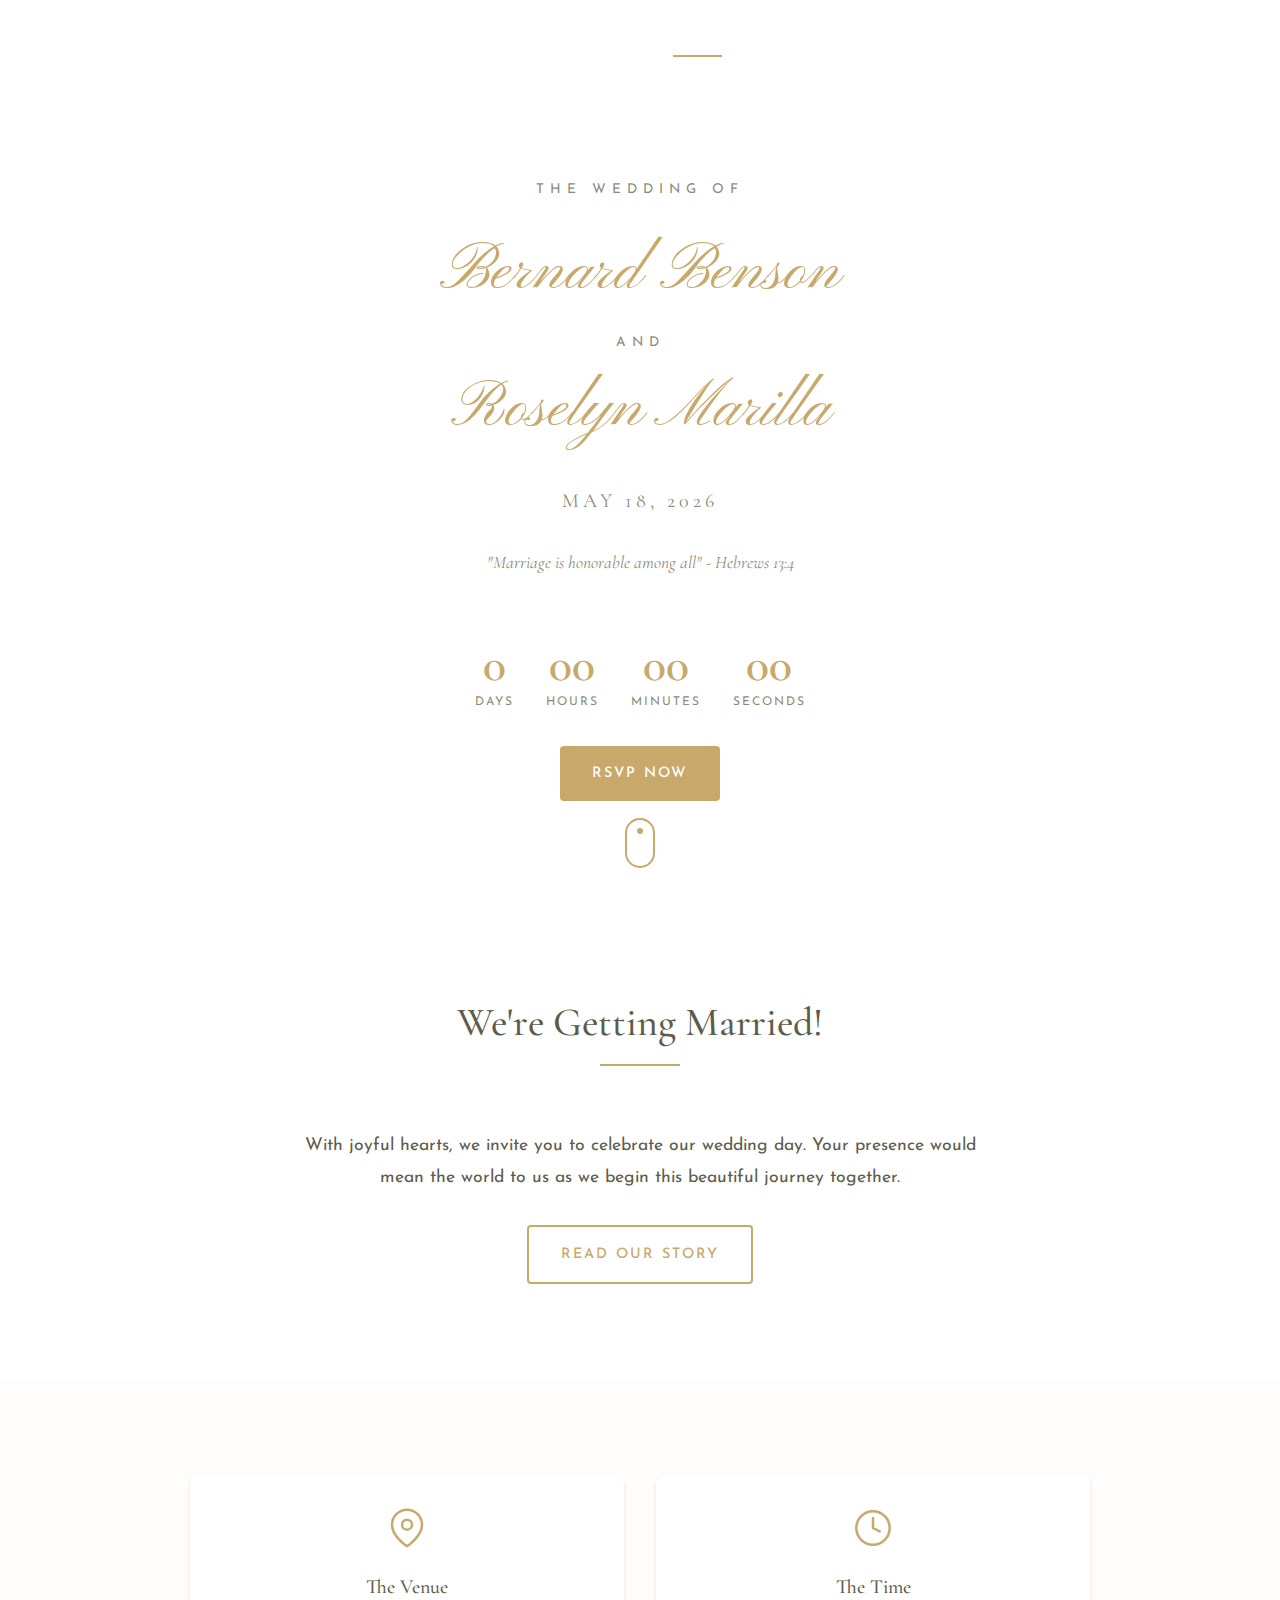
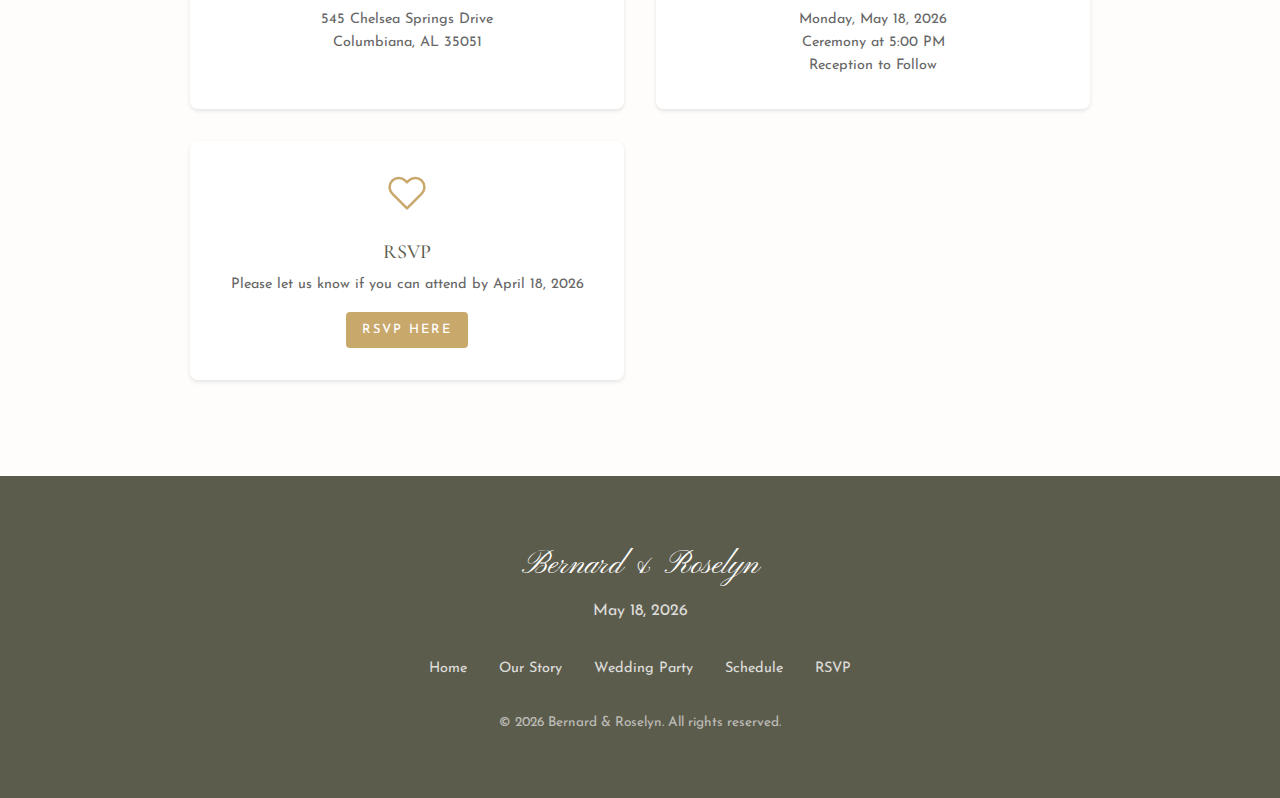
<file: index.html>
<!DOCTYPE html>

<html lang="en">
<head>
    <meta charset="UTF-8">
    <meta name="viewport" content="width=device-width, initial-scale=1.0">
    <meta name="description" content="Bernard Benson & Roselyn Marilla's Wedding - May 18, 2026">
    <title>Bernard & Roselyn - May 18, 2026</title>

    <!-- Google Fonts -->
    <link rel="preconnect" href="https://fonts.googleapis.com">
    <link rel="preconnect" href="https://fonts.gstatic.com" crossorigin>
    <link href="https://fonts.googleapis.com/css2?family=Cormorant+Garamond:ital,wght@0,400;0,500;0,600;1,400&family=Pinyon+Script&family=Josefin+Sans:wght@300;400;500&display=swap" rel="stylesheet">

    <!-- Styles -->
    <link rel="stylesheet" href="css/styles.css">
</head>
<body>
    <!-- Navigation -->
    <nav class="navbar navbar--transparent" id="navbar">
        <div class="navbar__container">
            <a href="index.html" class="navbar__logo">B & R</a>
            <button class="nav-toggle" id="navToggle" aria-label="Toggle navigation">
                <span class="nav-toggle__bar"></span>
                <span class="nav-toggle__bar"></span>
                <span class="nav-toggle__bar"></span>
            </button>
            <ul class="nav-menu" id="navMenu">
                <li><a href="index.html" class="nav-link nav-link--active">Home</a></li>
                <li><a href="our-story.html" class="nav-link">Our Story</a></li>
                <li><a href="wedding-party.html" class="nav-link">Wedding Party</a></li>
                <li><a href="schedule.html" class="nav-link">Schedule</a></li>
                <li><a href="rsvp.html" class="nav-link">RSVP</a></li>
            </ul>
        </div>
        <div class="nav-overlay" id="navOverlay"></div>
    </nav>

    <!-- Hero Section -->
    <section class="hero" id="hero">
        <div class="hero__content">
            <p class="hero__subtitle">The Wedding of</p>
            <h1 class="hero__names">Bernard Benson</h1>
            <p class="hero__ampersand">and</p>
            <h1 class="hero__names">Roselyn Marilla</h1>
            <p class="hero__date">MAY 18, 2026</p>
            <p class="hero__quote">"Marriage is honorable among all" - Hebrews 13:4</p>

            <!-- Countdown Timer -->
            <div class="countdown" id="countdown">
                <div class="countdown__item">
                    <span class="countdown__number" id="days">---</span>
                    <span class="countdown__label">Days</span>
                </div>
                <div class="countdown__item">
                    <span class="countdown__number" id="hours">--</span>
                    <span class="countdown__label">Hours</span>
                </div>
                <div class="countdown__item">
                    <span class="countdown__number" id="minutes">--</span>
                    <span class="countdown__label">Minutes</span>
                </div>
                <div class="countdown__item">
                    <span class="countdown__number" id="seconds">--</span>
                    <span class="countdown__label">Seconds</span>
                </div>
            </div>

            <a href="rsvp.html" class="btn btn--primary">RSVP Now</a>
        </div>

        <!-- Scroll Indicator -->
        <div class="scroll-indicator">
            <div class="scroll-indicator__icon"></div>
        </div>
    </section>

    <!-- Welcome Section -->
    <section class="section section--white">
        <div class="container text-center">
            <h2 class="section-title">We're Getting Married!</h2>
            <p style="max-width: 700px; margin: 0 auto; font-size: 1.1rem; line-height: 1.8;">
                With joyful hearts, we invite you to celebrate our wedding day.
                Your presence would mean the world to us as we begin this beautiful journey together.
            </p>
            <div class="mt-3">
                <a href="our-story.html" class="btn btn--gold-outline">Read Our Story</a>
            </div>
        </div>
    </section>

    <!-- Quick Info Section -->
    <section class="section section--cream">
        <div class="container">
            <div class="card-grid" style="max-width: 900px; margin: 0 auto;">
                <div class="card">
                    <div class="card__content">
                        <div class="card__icon">
                            <svg width="40" height="40" viewBox="0 0 24 24" fill="none" stroke="currentColor" stroke-width="1.5" stroke-linecap="round" stroke-linejoin="round">
                                <path d="M21 10c0 7-9 13-9 13s-9-6-9-13a9 9 0 0118 0z"/>
                                <circle cx="12" cy="10" r="3"/>
                            </svg>
                        </div>
                        <h3 class="card__title">The Venue</h3>
                        <p class="card__text">
                            545 Chelsea Springs Drive<br>
                            Columbiana, AL 35051
                        </p>
                    </div>
                </div>
                <div class="card">
                    <div class="card__content">
                        <div class="card__icon">
                            <svg width="40" height="40" viewBox="0 0 24 24" fill="none" stroke="currentColor" stroke-width="1.5" stroke-linecap="round" stroke-linejoin="round">
                                <circle cx="12" cy="12" r="10"/>
                                <path d="M12 6v6l4 2"/>
                            </svg>
                        </div>
                        <h3 class="card__title">The Time</h3>
                        <p class="card__text">
                            Monday, May 18, 2026<br>
                            Ceremony at 5:00 PM<br>
                            Reception to Follow
                        </p>
                    </div>
                </div>
                <div class="card">
                    <div class="card__content">
                        <div class="card__icon">
                            <svg width="40" height="40" viewBox="0 0 24 24" fill="none" stroke="currentColor" stroke-width="1.5" stroke-linecap="round" stroke-linejoin="round">
                                <path d="M20.84 4.61a5.5 5.5 0 00-7.78 0L12 5.67l-1.06-1.06a5.5 5.5 0 00-7.78 7.78l1.06 1.06L12 21.23l7.78-7.78 1.06-1.06a5.5 5.5 0 000-7.78z"/>
                            </svg>
                        </div>
                        <h3 class="card__title">RSVP</h3>
                        <p class="card__text">
                            Please let us know if you can attend by April 18, 2026
                        </p>
                        <div class="mt-2">
                            <a href="rsvp.html" class="btn btn--primary" style="padding: 0.5rem 1rem; font-size: 0.8rem;">RSVP Here</a>
                        </div>
                    </div>
                </div>
            </div>
        </div>
    </section>

    <!-- Footer -->
    <footer class="footer">
        <div class="container">
            <p class="footer__names">Bernard & Roselyn</p>
            <p class="footer__date">May 18, 2026</p>
            <div class="footer__links">
                <a href="index.html" class="footer__link">Home</a>
                <a href="our-story.html" class="footer__link">Our Story</a>
                <a href="wedding-party.html" class="footer__link">Wedding Party</a>
                <a href="schedule.html" class="footer__link">Schedule</a>
                <a href="rsvp.html" class="footer__link">RSVP</a>
            </div>
            <p class="footer__copyright">&copy; 2026 Bernard & Roselyn. All rights reserved.</p>
        </div>
    </footer>

    <script src="js/main.js"></script>
</body>
</html>
</file>
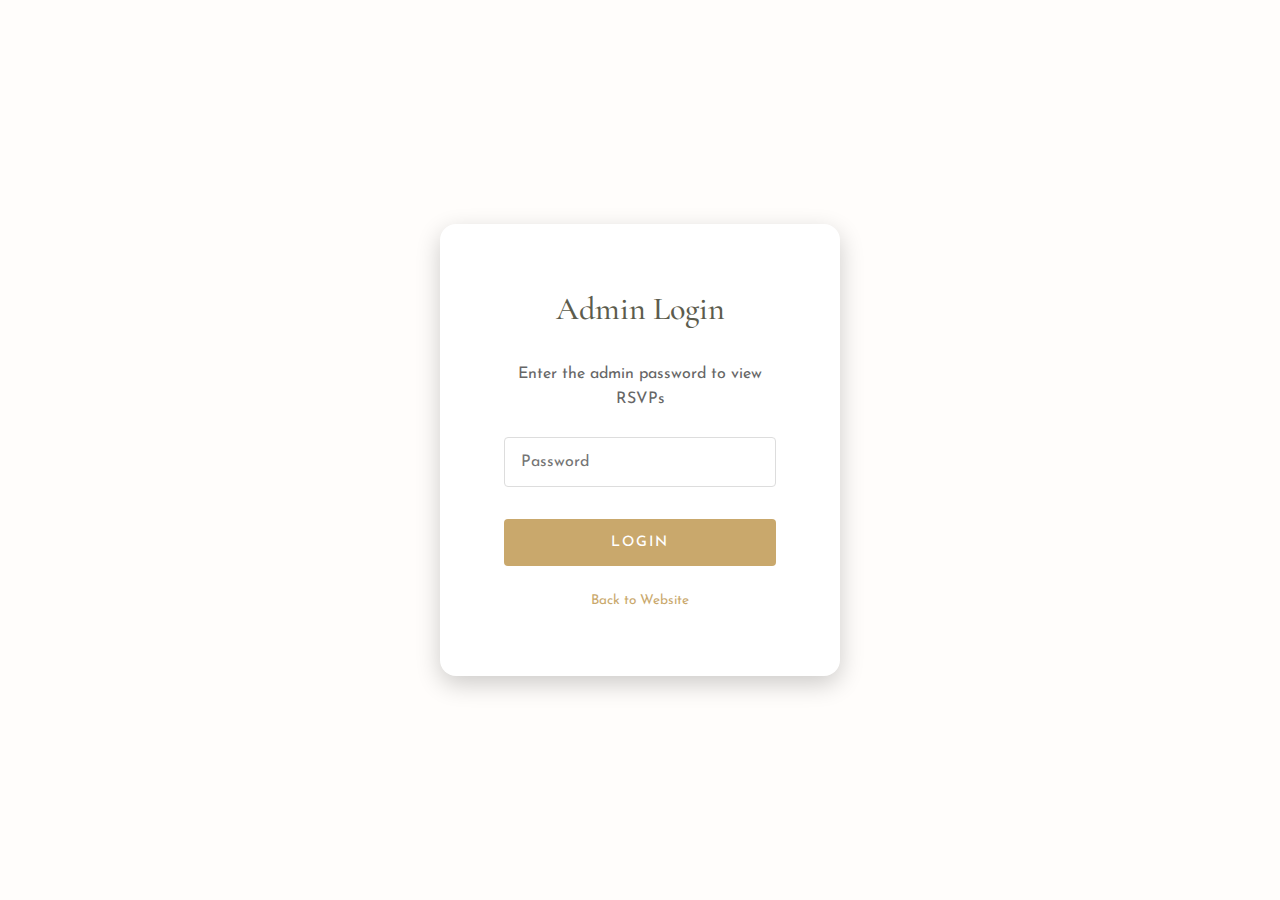
<file: admin.html>
<!DOCTYPE html>
<html lang="en">
<head>
    <meta charset="UTF-8">
    <meta name="viewport" content="width=device-width, initial-scale=1.0">
    <meta name="robots" content="noindex, nofollow">
    <title>Admin - RSVP Dashboard</title>

    <!-- Google Fonts -->
    <link rel="preconnect" href="https://fonts.googleapis.com">
    <link rel="preconnect" href="https://fonts.gstatic.com" crossorigin>
    <link href="https://fonts.googleapis.com/css2?family=Cormorant+Garamond:ital,wght@0,400;0,500;0,600;1,400&family=Pinyon+Script&family=Josefin+Sans:wght@300;400;500&display=swap" rel="stylesheet">

    <!-- Styles -->
    <link rel="stylesheet" href="css/styles.css">
</head>
<body>
    <!-- Login Section -->
    <section class="admin-login" id="loginSection">
        <div class="admin-login__form">
            <h1 class="admin-login__title">Admin Login</h1>
            <p style="color: #666; margin-bottom: 1.5rem;">Enter the admin password to view RSVPs</p>

            <form id="loginForm">
                <div class="form__group">
                    <input type="password" id="password" class="form__input" placeholder="Password" required autocomplete="current-password">
                    <p class="form__error" id="loginError"></p>
                </div>

                <button type="submit" class="btn btn--primary" style="width: 100%;">
                    <span id="loginText">Login</span>
                    <span id="loginSpinner" class="spinner hidden"></span>
                </button>
            </form>

            <p style="margin-top: 1.5rem; font-size: 0.85rem; color: #999;">
                <a href="index.html" style="color: var(--color-gold);">Back to Website</a>
            </p>
        </div>
    </section>

    <!-- Dashboard Section (hidden by default) -->
    <section class="dashboard hidden" id="dashboardSection">
        <!-- Navigation -->
        <nav class="navbar" id="navbar">
            <div class="navbar__container">
                <a href="index.html" class="navbar__logo">B & R</a>
                <button class="btn btn--gold-outline" id="logoutBtn" style="padding: 0.5rem 1rem; font-size: 0.8rem;">Logout</button>
            </div>
        </nav>

        <div class="container" style="padding-top: 100px;">
            <!-- Dashboard Header -->
            <div class="dashboard__header">
                <h1 class="dashboard__title">RSVP Dashboard</h1>
                <button class="btn btn--primary" id="refreshBtn" style="padding: 0.5rem 1rem; font-size: 0.8rem;">
                    <span id="refreshText">Refresh</span>
                    <span id="refreshSpinner" class="spinner hidden"></span>
                </button>
            </div>

            <!-- Statistics -->
            <div class="stats-grid">
                <div class="stat-card">
                    <span class="stat-card__number" id="totalResponses">-</span>
                    <span class="stat-card__label">Total Responses</span>
                </div>
                <div class="stat-card">
                    <span class="stat-card__number" id="attending">-</span>
                    <span class="stat-card__label">Attending</span>
                </div>
                <div class="stat-card">
                    <span class="stat-card__number" id="notAttending">-</span>
                    <span class="stat-card__label">Not Attending</span>
                </div>
                <div class="stat-card">
                    <span class="stat-card__number" id="totalGuests">-</span>
                    <span class="stat-card__label">Total Guests</span>
                </div>
            </div>

            <!-- RSVP Table -->
            <div class="rsvp-table">
                <table>
                    <thead>
                        <tr>
                            <th>Date</th>
                            <th>Name</th>
                            <th>Email</th>
                            <th>Phone</th>
                            <th>Attending</th>
                            <th>Guests</th>
                            <th>Dietary</th>
                            <th>Message</th>
                            <th>Actions</th>
                        </tr>
                    </thead>
                    <tbody id="rsvpTableBody">
                        <tr>
                            <td colspan="9" style="text-align: center; padding: 2rem; color: #666;">
                                Loading RSVPs...
                            </td>
                        </tr>
                    </tbody>
                </table>
            </div>

            <!-- Empty State -->
            <div class="hidden" id="emptyState" style="text-align: center; padding: 3rem; color: #666;">
                <p style="font-size: 1.1rem;">No RSVPs yet</p>
                <p style="margin-top: 0.5rem; font-size: 0.9rem;">Responses will appear here as guests submit their RSVPs.</p>
            </div>

            <!-- Error State -->
            <div class="hidden" id="errorState" style="text-align: center; padding: 3rem; color: #d32f2f;">
                <p style="font-size: 1.1rem;">Error loading RSVPs</p>
                <p style="margin-top: 0.5rem; font-size: 0.9rem;" id="errorMessage"></p>
                <button class="btn btn--gold-outline mt-3" onclick="location.reload()">Retry</button>
            </div>
        </div>
    </section>

    <script src="js/config.js"></script>
    <script src="js/admin.js"></script>
</body>
</html>
</file>
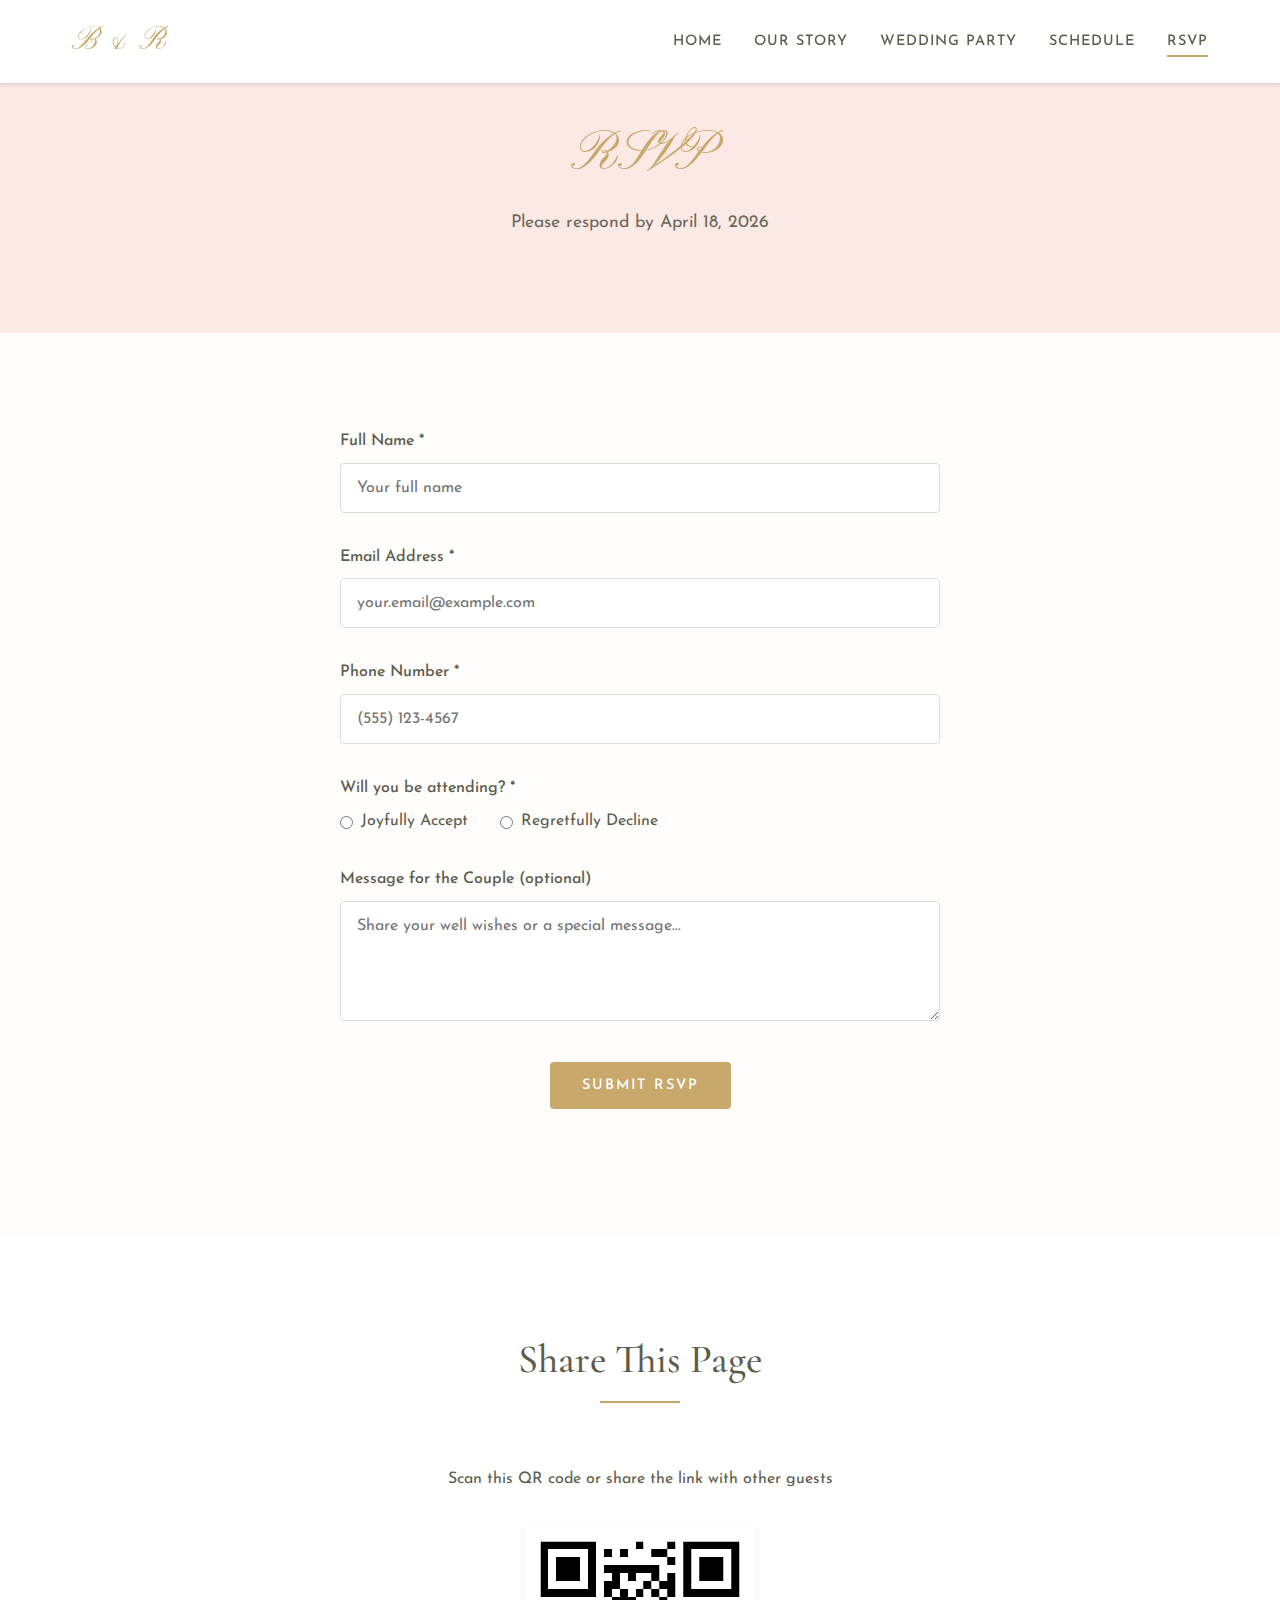
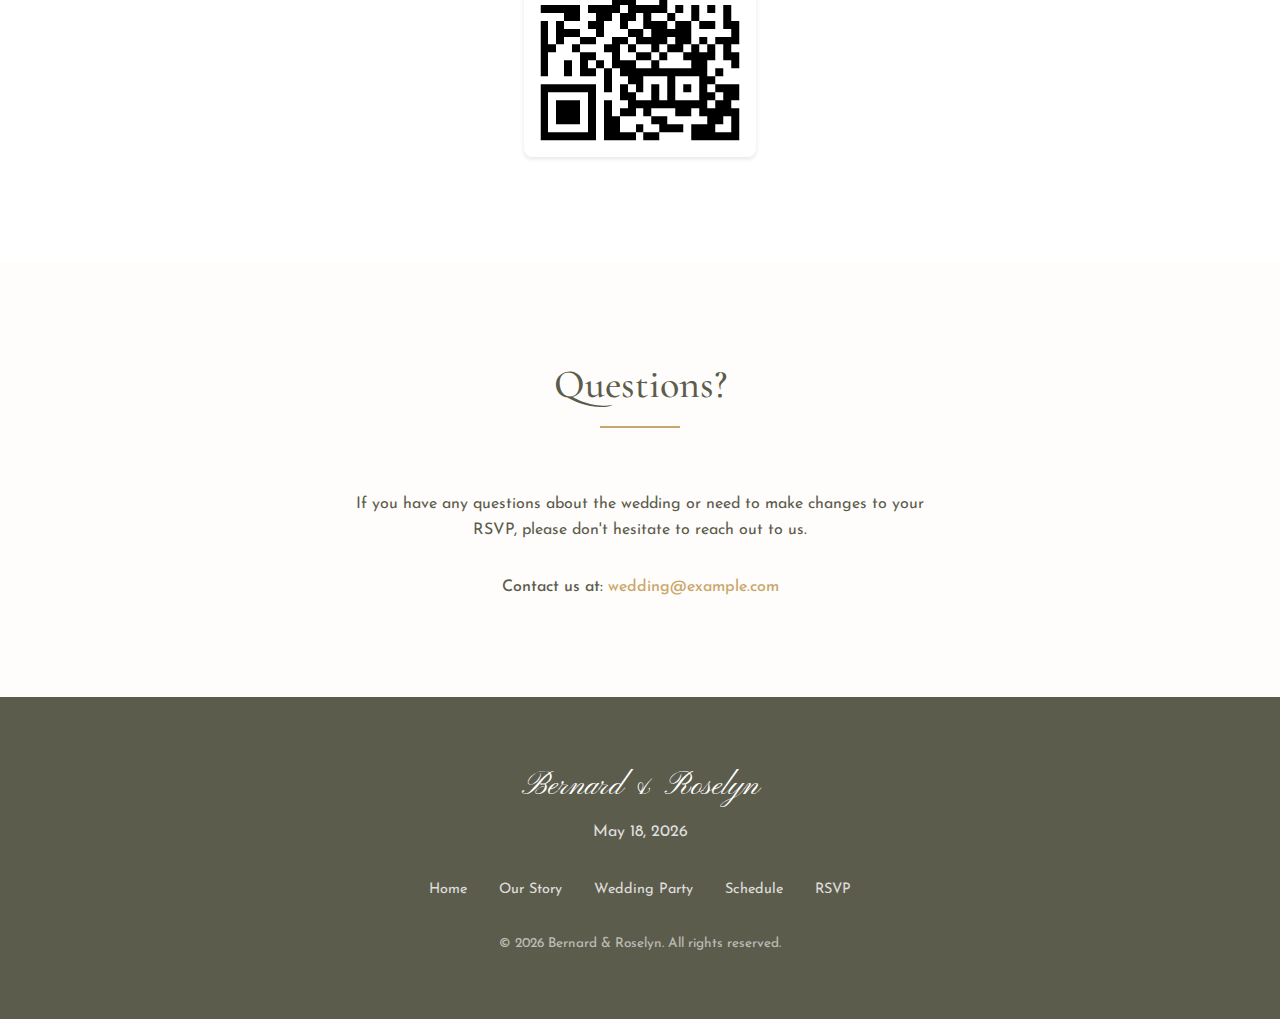
<file: rsvp.html>
<!DOCTYPE html>
<html lang="en">
<head>
    <meta charset="UTF-8">
    <meta name="viewport" content="width=device-width, initial-scale=1.0">
    <meta name="description" content="RSVP for Bernard Benson & Roselyn Marilla's Wedding - May 18, 2026">
    <title>RSVP - Bernard & Roselyn</title>

    <!-- Google Fonts -->
    <link rel="preconnect" href="https://fonts.googleapis.com">
    <link rel="preconnect" href="https://fonts.gstatic.com" crossorigin>
    <link href="https://fonts.googleapis.com/css2?family=Cormorant+Garamond:ital,wght@0,400;0,500;0,600;1,400&family=Pinyon+Script&family=Josefin+Sans:wght@300;400;500&display=swap" rel="stylesheet">

    <!-- Styles -->
    <link rel="stylesheet" href="css/styles.css">
</head>
<body>
    <!-- Navigation -->
    <nav class="navbar" id="navbar">
        <div class="navbar__container">
            <a href="index.html" class="navbar__logo">B & R</a>
            <button class="nav-toggle" id="navToggle" aria-label="Toggle navigation">
                <span class="nav-toggle__bar"></span>
                <span class="nav-toggle__bar"></span>
                <span class="nav-toggle__bar"></span>
            </button>
            <ul class="nav-menu" id="navMenu">
                <li><a href="index.html" class="nav-link">Home</a></li>
                <li><a href="our-story.html" class="nav-link">Our Story</a></li>
                <li><a href="wedding-party.html" class="nav-link">Wedding Party</a></li>
                <li><a href="schedule.html" class="nav-link">Schedule</a></li>
                <li><a href="rsvp.html" class="nav-link nav-link--active">RSVP</a></li>
            </ul>
        </div>
        <div class="nav-overlay" id="navOverlay"></div>
    </nav>

    <!-- Page Header -->
    <section class="section section--blush" style="padding-top: 120px;">
        <div class="container text-center">
            <h1 class="script-text" style="font-size: 3.5rem; color: var(--color-gold);">RSVP</h1>
            <p style="font-size: 1.1rem; opacity: 0.9; margin-top: 1rem;">
                Please respond by April 18, 2026
            </p>
        </div>
    </section>

    <!-- RSVP Form Section -->
    <section class="section section--cream">
        <div class="container">
            <!-- RSVP Form -->
            <form class="form" id="rsvpForm">
                <!-- Name -->
                <div class="form__group">
                    <label for="name" class="form__label">Full Name *</label>
                    <input type="text" id="name" name="name" class="form__input" required placeholder="Your full name">
                    <p class="form__error" id="nameError"></p>
                </div>

                <!-- Email -->
                <div class="form__group">
                    <label for="email" class="form__label">Email Address *</label>
                    <input type="email" id="email" name="email" class="form__input" required placeholder="your.email@example.com">
                    <p class="form__error" id="emailError"></p>
                </div>

                <!-- Phone -->
                <div class="form__group">
                    <label for="phone" class="form__label">Phone Number *</label>
                    <input type="tel" id="phone" name="phone" class="form__input" required placeholder="(555) 123-4567">
                    <p class="form__error" id="phoneError"></p>
                </div>

                <!-- Attending -->
                <div class="form__group">
                    <label class="form__label">Will you be attending? *</label>
                    <div class="form__radio-group">
                        <label class="form__radio">
                            <input type="radio" name="attending" value="yes" required>
                            <span>Joyfully Accept</span>
                        </label>
                        <label class="form__radio">
                            <input type="radio" name="attending" value="no">
                            <span>Regretfully Decline</span>
                        </label>
                    </div>
                    <p class="form__error" id="attendingError"></p>
                </div>

                <!-- Head Count (shown only if attending) -->
                <div class="form__group" id="guestsGroup" style="display: none;">
                    <label for="guests" class="form__label">Head Count (including yourself)</label>
                    <input type="number" id="guests" name="guests" class="form__input" min="1" max="9" maxlength="1" value="1" style="width: 80px; text-align: center; font-size: 1.25rem;" oninput="this.value = this.value.slice(0,1)">
                </div>

                <!-- Dietary Restrictions -->
                <div class="form__group" id="dietaryGroup" style="display: none;">
                    <label for="dietary" class="form__label">Dietary Restrictions (optional)</label>
                    <input type="text" id="dietary" name="dietary" class="form__input" placeholder="e.g., Vegetarian, Gluten-free, Nut allergy">
                </div>

                <!-- Message -->
                <div class="form__group">
                    <label for="message" class="form__label">Message for the Couple (optional)</label>
                    <textarea id="message" name="message" class="form__textarea" placeholder="Share your well wishes or a special message..."></textarea>
                </div>

                <!-- Submit Button -->
                <div class="form__group text-center">
                    <button type="submit" class="btn btn--primary" id="submitBtn">
                        <span id="submitText">Submit RSVP</span>
                        <span id="submitSpinner" class="spinner hidden"></span>
                    </button>
                </div>

                <!-- Form Messages -->
                <div id="formMessage" class="hidden"></div>
            </form>

            <!-- Success Message (hidden by default) -->
            <div class="form__success hidden" id="successMessage">
                <div class="form__success-icon">&#10003;</div>
                <h2>Thank You!</h2>
                <p style="margin-top: 1rem;">Your RSVP has been received. We can't wait to celebrate with you!</p>
                <p style="margin-top: 0.5rem; color: #666;">Thank you for your RSVP. We look forward to celebrating with you!</p>
                <a href="index.html" class="btn btn--gold-outline mt-3">Back to Home</a>
            </div>
        </div>
    </section>

    <!-- QR Code Section -->
    <section class="section section--white">
        <div class="container text-center">
            <h2 class="section-title">Share This Page</h2>
            <p style="max-width: 500px; margin: 0 auto var(--spacing-md);">
                Scan this QR code or share the link with other guests
            </p>
            <div style="display: inline-block; padding: 1rem; background: white; border-radius: var(--radius-md); box-shadow: var(--shadow-sm);">
                <img src="images/qr-code.png" alt="QR Code to wedding website" style="width: 200px; height: 200px;">
            </div>
        </div>
    </section>

    <!-- Contact Section -->
    <section class="section section--cream">
        <div class="container text-center">
            <h2 class="section-title">Questions?</h2>
            <p style="max-width: 600px; margin: 0 auto;">
                If you have any questions about the wedding or need to make changes to your RSVP,
                please don't hesitate to reach out to us.
            </p>
            <p style="margin-top: var(--spacing-md); font-weight: 500;">
                Contact us at: <a href="mailto:wedding@example.com" style="color: var(--color-gold);">wedding@example.com</a>
            </p>
        </div>
    </section>

    <!-- Footer -->
    <footer class="footer">
        <div class="container">
            <p class="footer__names">Bernard & Roselyn</p>
            <p class="footer__date">May 18, 2026</p>
            <div class="footer__links">
                <a href="index.html" class="footer__link">Home</a>
                <a href="our-story.html" class="footer__link">Our Story</a>
                <a href="wedding-party.html" class="footer__link">Wedding Party</a>
                <a href="schedule.html" class="footer__link">Schedule</a>
                <a href="rsvp.html" class="footer__link">RSVP</a>
            </div>
            <p class="footer__copyright">&copy; 2026 Bernard & Roselyn. All rights reserved.</p>
        </div>
    </footer>

    <script src="js/main.js"></script>
    <script src="js/config.js"></script>
    <script src="js/rsvp.js"></script>
</body>
</html>
</file>
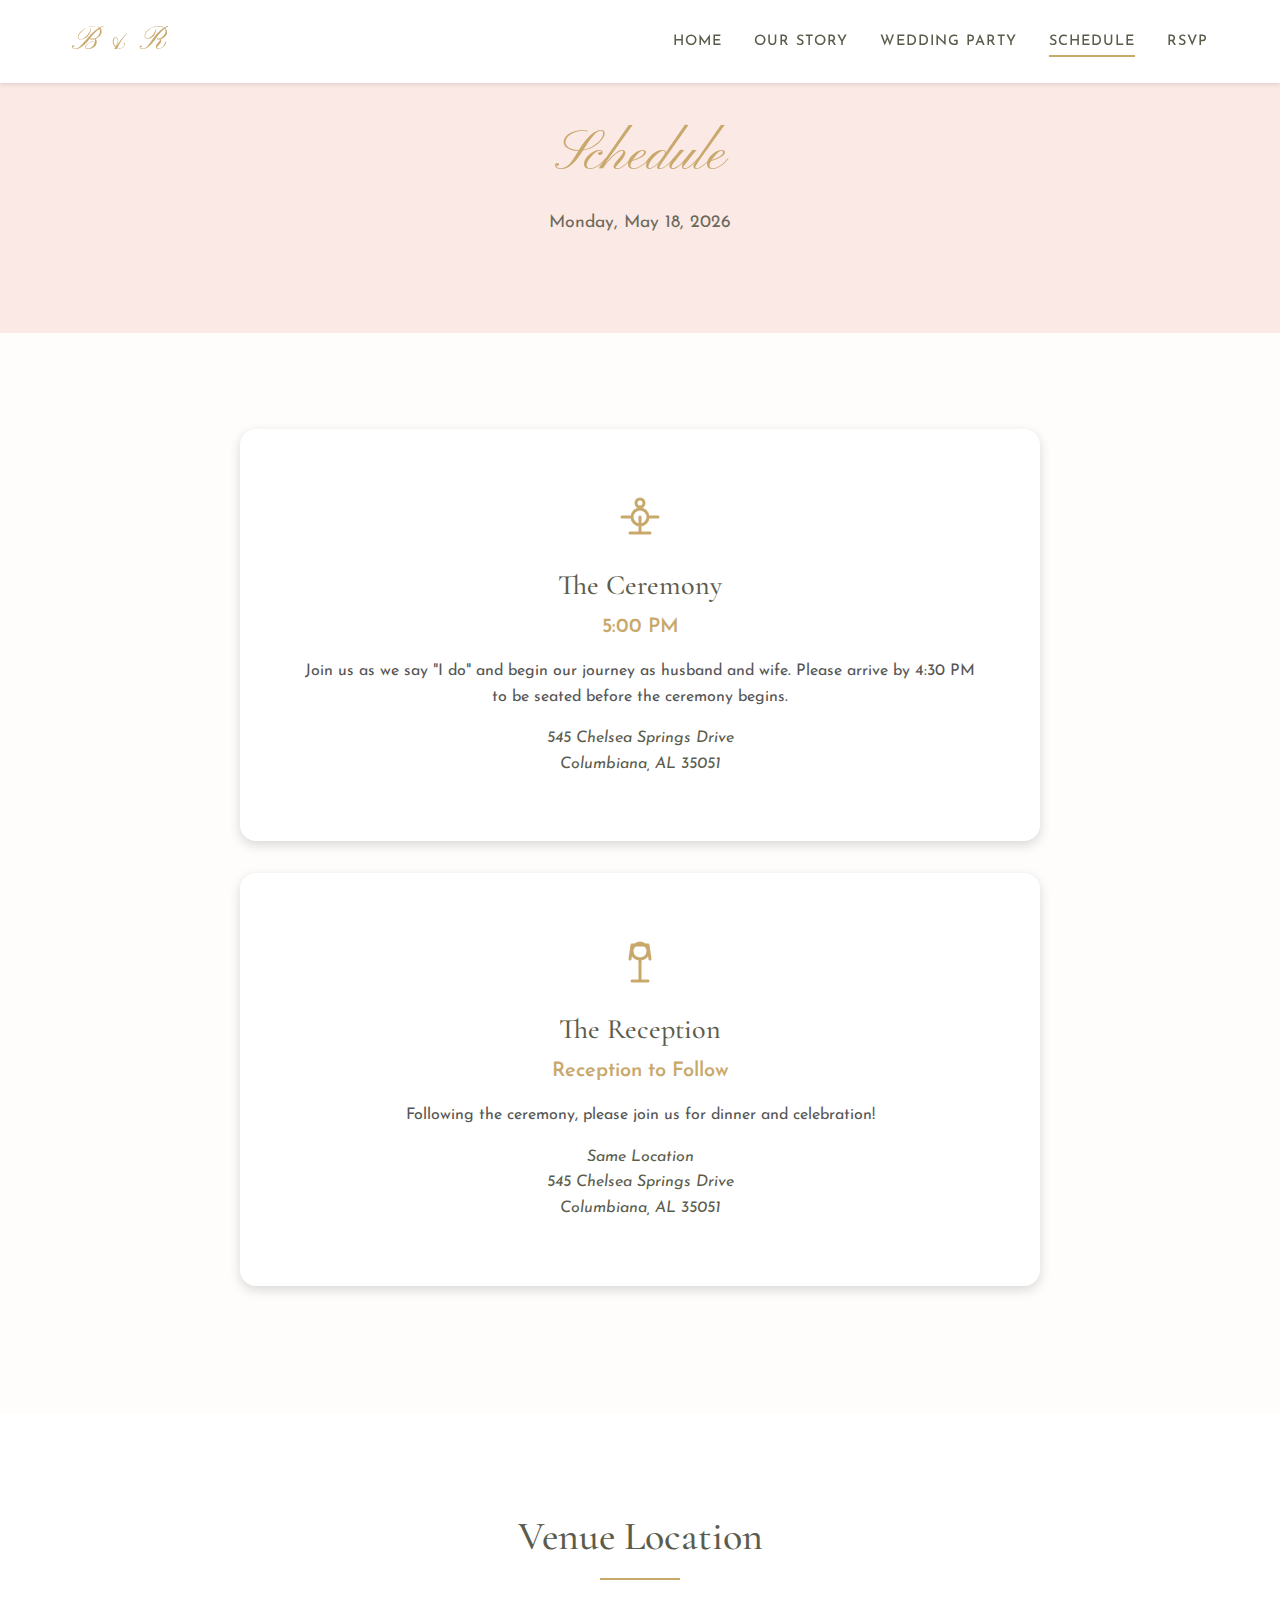
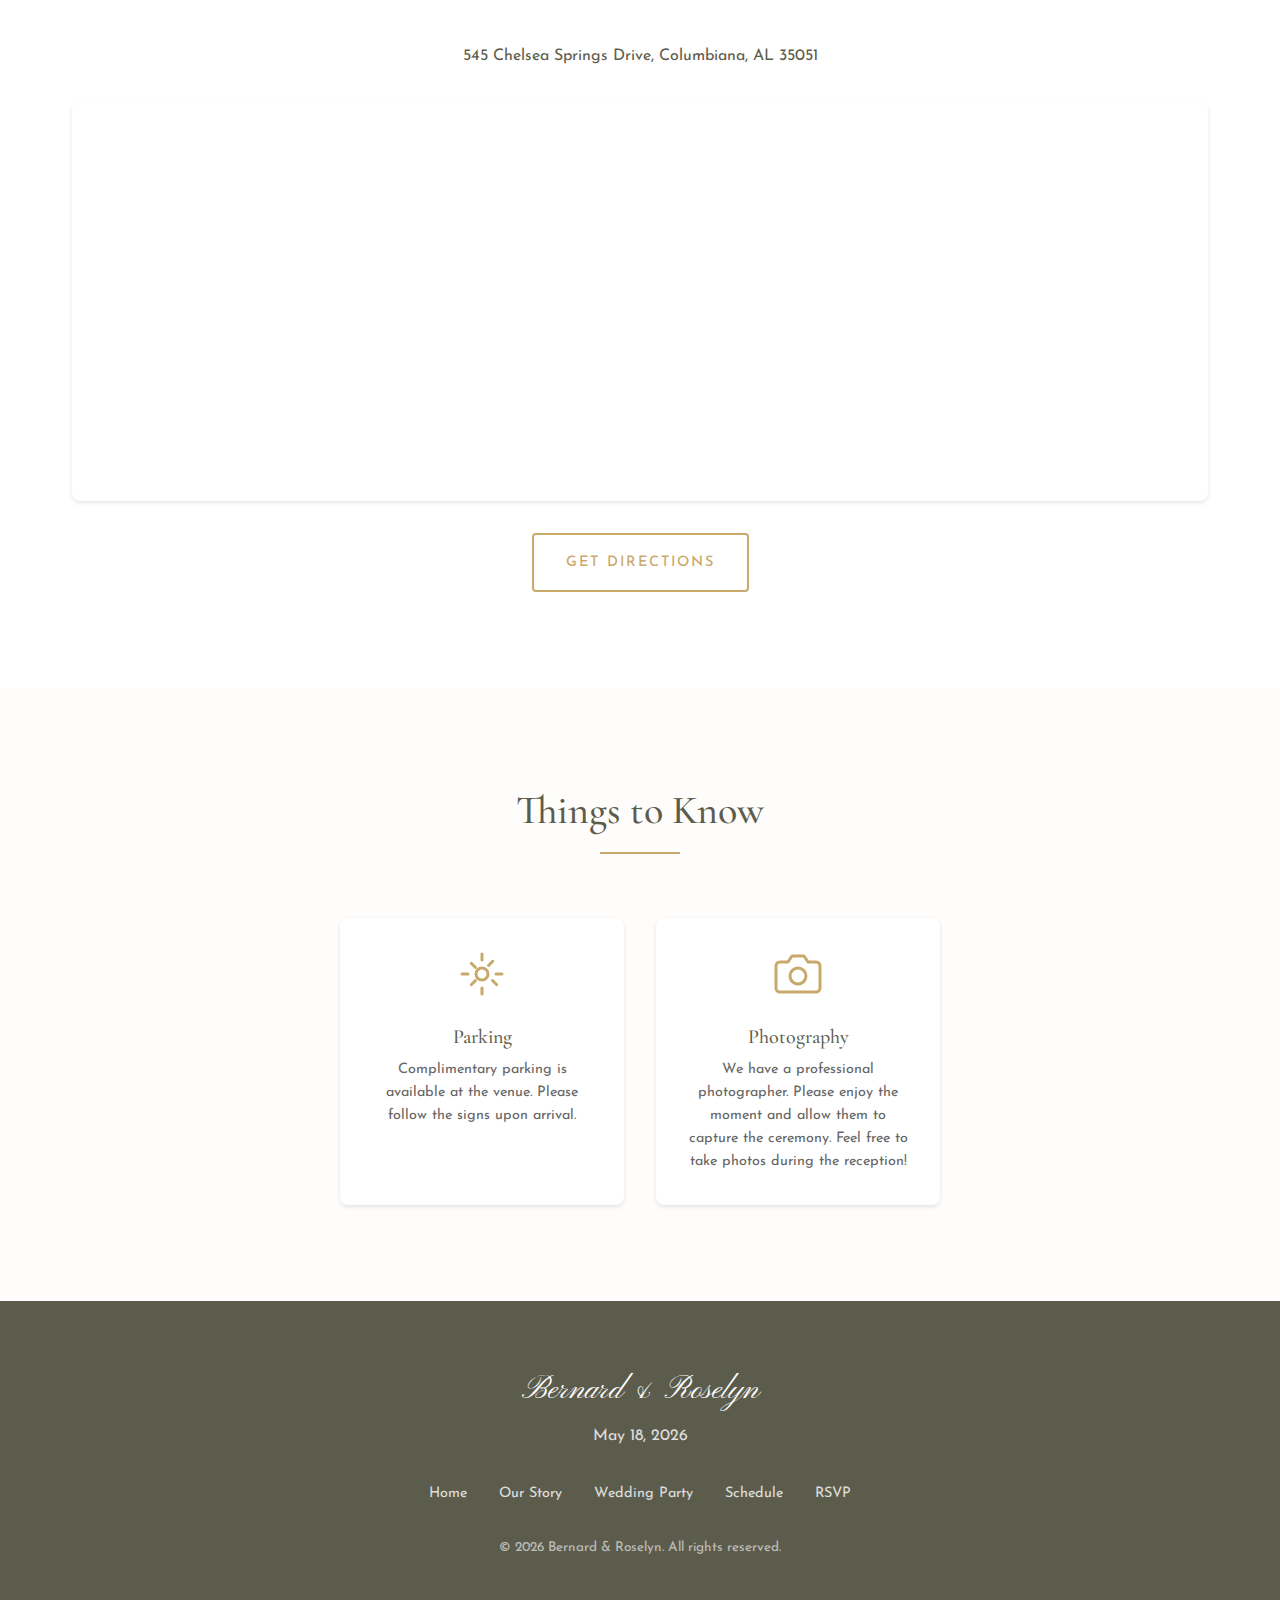
<file: schedule.html>
<!DOCTYPE html>
<html lang="en">
<head>
    <meta charset="UTF-8">
    <meta name="viewport" content="width=device-width, initial-scale=1.0">
    <meta name="description" content="Wedding schedule and venue details - Bernard Benson & Roselyn Marilla">
    <title>Schedule - Bernard & Roselyn</title>

    <!-- Google Fonts -->
    <link rel="preconnect" href="https://fonts.googleapis.com">
    <link rel="preconnect" href="https://fonts.gstatic.com" crossorigin>
    <link href="https://fonts.googleapis.com/css2?family=Cormorant+Garamond:ital,wght@0,400;0,500;0,600;1,400&family=Pinyon+Script&family=Josefin+Sans:wght@300;400;500&display=swap" rel="stylesheet">

    <!-- Styles -->
    <link rel="stylesheet" href="css/styles.css">
</head>
<body>
    <!-- Navigation -->
    <nav class="navbar" id="navbar">
        <div class="navbar__container">
            <a href="index.html" class="navbar__logo">B & R</a>
            <button class="nav-toggle" id="navToggle" aria-label="Toggle navigation">
                <span class="nav-toggle__bar"></span>
                <span class="nav-toggle__bar"></span>
                <span class="nav-toggle__bar"></span>
            </button>
            <ul class="nav-menu" id="navMenu">
                <li><a href="index.html" class="nav-link">Home</a></li>
                <li><a href="our-story.html" class="nav-link">Our Story</a></li>
                <li><a href="wedding-party.html" class="nav-link">Wedding Party</a></li>
                <li><a href="schedule.html" class="nav-link nav-link--active">Schedule</a></li>
                <li><a href="rsvp.html" class="nav-link">RSVP</a></li>
            </ul>
        </div>
        <div class="nav-overlay" id="navOverlay"></div>
    </nav>

    <!-- Page Header -->
    <section class="section section--blush" style="padding-top: 120px;">
        <div class="container text-center">
            <h1 class="script-text" style="font-size: 3.5rem; color: var(--color-gold);">Schedule</h1>
            <p style="font-size: 1.1rem; opacity: 0.9; margin-top: 1rem;">
                Monday, May 18, 2026
            </p>
        </div>
    </section>

    <!-- Schedule Section -->
    <section class="section section--cream">
        <div class="container">
            <div style="max-width: 800px; margin: 0 auto;">
                <!-- Ceremony -->
                <div class="event-card animate-on-scroll">
                    <div class="event-card__icon">
                        <svg width="48" height="48" viewBox="0 0 24 24" fill="none" stroke="currentColor" stroke-width="1.5" stroke-linecap="round" stroke-linejoin="round">
                            <path d="M8 12a4 4 0 108 0M8 12a4 4 0 018 0M8 12H3m13 0h5M7 20h10M12 12v8"/>
                            <circle cx="12" cy="5" r="2"/>
                        </svg>
                    </div>
                    <h2 class="event-card__title">The Ceremony</h2>
                    <p class="event-card__time">5:00 PM</p>
                    <p class="event-card__details">
                        Join us as we say "I do" and begin our journey as husband and wife.
                        Please arrive by 4:30 PM to be seated before the ceremony begins.
                    </p>
                    <p class="event-card__address">
                        545 Chelsea Springs Drive<br>
                        Columbiana, AL 35051
                    </p>
                </div>

                <!-- Reception -->
                <div class="event-card animate-on-scroll">
                    <div class="event-card__icon">
                        <svg width="48" height="48" viewBox="0 0 24 24" fill="none" stroke="currentColor" stroke-width="1.5" stroke-linecap="round" stroke-linejoin="round">
                            <path d="M8 22h8M12 11v11M7 11l1-7h8l1 7"/>
                            <path d="M12 11c-1.5 0-4-1-4-4 0-2 2-4 4-4s4 2 4 4c0 3-2.5 4-4 4z"/>
                        </svg>
                    </div>
                    <h2 class="event-card__title">The Reception</h2>
                    <p class="event-card__time">Reception to Follow</p>
                    <p class="event-card__details">
                        Following the ceremony, please join us for dinner and celebration!
                    </p>
                    <p class="event-card__address">
                        Same Location<br>
                        545 Chelsea Springs Drive<br>
                        Columbiana, AL 35051
                    </p>
                </div>

            </div>
        </div>
    </section>

    <!-- Venue Map Section -->
    <section class="section section--white">
        <div class="container">
            <h2 class="section-title">Venue Location</h2>
            <p class="text-center mb-3" style="max-width: 600px; margin-left: auto; margin-right: auto;">
                545 Chelsea Springs Drive, Columbiana, AL 35051
            </p>
            <div class="map-container">
                <iframe
                    src="https://www.google.com/maps/embed?pb=!1m18!1m12!1m3!1d3340.8!2d-86.6!3d33.2!2m3!1f0!2f0!3f0!3m2!1i1024!2i768!4f13.1!3m3!1m2!1s0x0%3A0x0!2s545+Chelsea+Springs+Drive%2C+Columbiana%2C+AL+35051!5e0!3m2!1sen!2sus!4v1600000000000!5m2!1sen!2sus"
                    allowfullscreen=""
                    loading="lazy"
                    referrerpolicy="no-referrer-when-downgrade"
                    title="Wedding Venue Location">
                </iframe>
            </div>
            <div class="text-center mt-3">
                <a href="https://www.google.com/maps/search/?api=1&query=545+Chelsea+Springs+Drive+Columbiana+AL+35051"
                   target="_blank"
                   rel="noopener noreferrer"
                   class="btn btn--gold-outline">
                    Get Directions
                </a>
            </div>
        </div>
    </section>

    <!-- Additional Info Section -->
    <section class="section section--cream">
        <div class="container">
            <h2 class="section-title">Things to Know</h2>
            <div class="card-grid" style="max-width: 600px; margin: 0 auto;">
                <div class="card animate-on-scroll">
                    <div class="card__content">
                        <div class="card__icon">
                            <svg width="48" height="48" viewBox="0 0 24 24" fill="none" stroke="currentColor" stroke-width="1.5" stroke-linecap="round" stroke-linejoin="round">
                                <circle cx="12" cy="12" r="3"/>
                                <path d="M12 2v3m0 14v3m10-10h-3M5 12H2m15.364-6.364l-2.121 2.121M8.757 15.243l-2.121 2.121m12.728 0l-2.121-2.121M8.757 8.757L6.636 6.636"/>
                            </svg>
                        </div>
                        <h3 class="card__title">Parking</h3>
                        <p class="card__text">
                            Complimentary parking is available at the venue.
                            Please follow the signs upon arrival.
                        </p>
                    </div>
                </div>

                <div class="card animate-on-scroll">
                    <div class="card__content">
                        <div class="card__icon">
                            <svg width="48" height="48" viewBox="0 0 24 24" fill="none" stroke="currentColor" stroke-width="1.5" stroke-linecap="round" stroke-linejoin="round">
                                <path d="M23 19a2 2 0 01-2 2H3a2 2 0 01-2-2V8a2 2 0 012-2h4l2-3h6l2 3h4a2 2 0 012 2z"/>
                                <circle cx="12" cy="13" r="4"/>
                            </svg>
                        </div>
                        <h3 class="card__title">Photography</h3>
                        <p class="card__text">
                            We have a professional photographer. Please enjoy the moment
                            and allow them to capture the ceremony. Feel free to take
                            photos during the reception!
                        </p>
                    </div>
                </div>
            </div>
        </div>
    </section>

    <!-- Footer -->
    <footer class="footer">
        <div class="container">
            <p class="footer__names">Bernard & Roselyn</p>
            <p class="footer__date">May 18, 2026</p>
            <div class="footer__links">
                <a href="index.html" class="footer__link">Home</a>
                <a href="our-story.html" class="footer__link">Our Story</a>
                <a href="wedding-party.html" class="footer__link">Wedding Party</a>
                <a href="schedule.html" class="footer__link">Schedule</a>
                <a href="rsvp.html" class="footer__link">RSVP</a>
            </div>
            <p class="footer__copyright">&copy; 2026 Bernard & Roselyn. All rights reserved.</p>
        </div>
    </footer>

    <script src="js/main.js"></script>
</body>
</html>
</file>
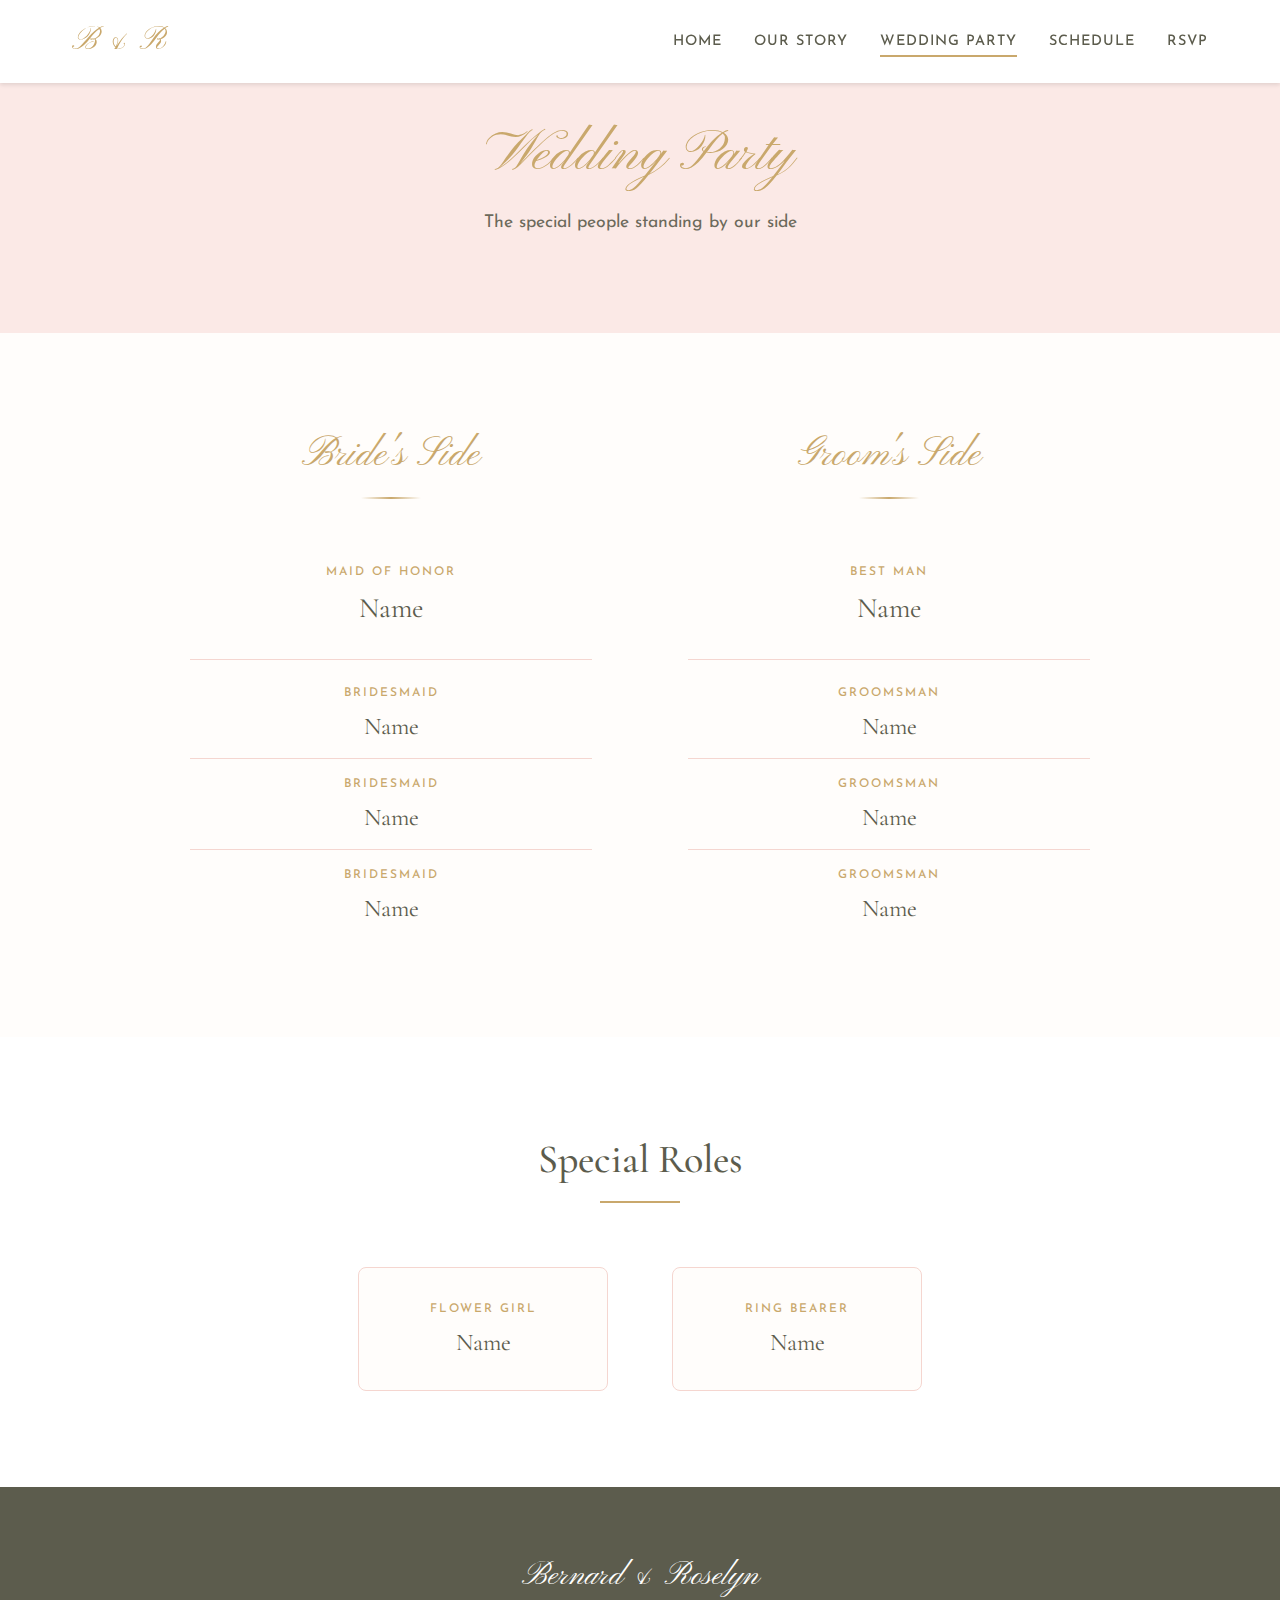
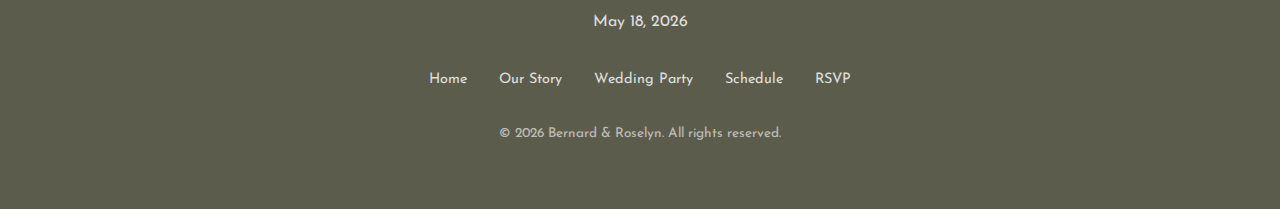
<file: wedding-party.html>
<!DOCTYPE html>
<html lang="en">
<head>
    <meta charset="UTF-8">
    <meta name="viewport" content="width=device-width, initial-scale=1.0">
    <meta name="description" content="Meet the wedding party - Bernard Benson & Roselyn Marilla's Wedding">
    <title>Wedding Party - Bernard & Roselyn</title>

    <!-- Google Fonts -->
    <link rel="preconnect" href="https://fonts.googleapis.com">
    <link rel="preconnect" href="https://fonts.gstatic.com" crossorigin>
    <link href="https://fonts.googleapis.com/css2?family=Cormorant+Garamond:ital,wght@0,400;0,500;0,600;1,400&family=Pinyon+Script&family=Josefin+Sans:wght@300;400;500&display=swap" rel="stylesheet">

    <!-- Styles -->
    <link rel="stylesheet" href="css/styles.css">
</head>
<body>
    <!-- Navigation -->
    <nav class="navbar" id="navbar">
        <div class="navbar__container">
            <a href="index.html" class="navbar__logo">B & R</a>
            <button class="nav-toggle" id="navToggle" aria-label="Toggle navigation">
                <span class="nav-toggle__bar"></span>
                <span class="nav-toggle__bar"></span>
                <span class="nav-toggle__bar"></span>
            </button>
            <ul class="nav-menu" id="navMenu">
                <li><a href="index.html" class="nav-link">Home</a></li>
                <li><a href="our-story.html" class="nav-link">Our Story</a></li>
                <li><a href="wedding-party.html" class="nav-link nav-link--active">Wedding Party</a></li>
                <li><a href="schedule.html" class="nav-link">Schedule</a></li>
                <li><a href="rsvp.html" class="nav-link">RSVP</a></li>
            </ul>
        </div>
        <div class="nav-overlay" id="navOverlay"></div>
    </nav>

    <!-- Page Header -->
    <section class="section section--blush" style="padding-top: 120px;">
        <div class="container text-center">
            <h1 class="script-text" style="font-size: 3.5rem; color: var(--color-gold);">Wedding Party</h1>
            <p style="font-size: 1.1rem; opacity: 0.9; margin-top: 1rem;">
                The special people standing by our side
            </p>
        </div>
    </section>

    <!-- Wedding Party Content -->
    <section class="section section--cream">
        <div class="container">
            <div class="party-grid">
                <!-- Bride's Side -->
                <div class="party-column animate-on-scroll">
                    <h2 class="party-column__title">Bride's Side</h2>
                    <div class="party-column__divider"></div>

                    <div class="party-member party-member--featured">
                        <span class="party-member__role">Maid of Honor</span>
                        <h3 class="party-member__name">Name</h3>
                    </div>

                    <div class="party-member">
                        <span class="party-member__role">Bridesmaid</span>
                        <h3 class="party-member__name">Name</h3>
                    </div>

                    <div class="party-member">
                        <span class="party-member__role">Bridesmaid</span>
                        <h3 class="party-member__name">Name</h3>
                    </div>

                    <div class="party-member">
                        <span class="party-member__role">Bridesmaid</span>
                        <h3 class="party-member__name">Name</h3>
                    </div>
                </div>

                <!-- Groom's Side -->
                <div class="party-column animate-on-scroll">
                    <h2 class="party-column__title">Groom's Side</h2>
                    <div class="party-column__divider"></div>

                    <div class="party-member party-member--featured">
                        <span class="party-member__role">Best Man</span>
                        <h3 class="party-member__name">Name</h3>
                    </div>

                    <div class="party-member">
                        <span class="party-member__role">Groomsman</span>
                        <h3 class="party-member__name">Name</h3>
                    </div>

                    <div class="party-member">
                        <span class="party-member__role">Groomsman</span>
                        <h3 class="party-member__name">Name</h3>
                    </div>

                    <div class="party-member">
                        <span class="party-member__role">Groomsman</span>
                        <h3 class="party-member__name">Name</h3>
                    </div>
                </div>
            </div>
        </div>
    </section>

    <!-- Special Roles Section -->
    <section class="section section--white">
        <div class="container text-center">
            <h2 class="section-title">Special Roles</h2>
            <div class="special-roles">
                <div class="party-member animate-on-scroll">
                    <span class="party-member__role">Flower Girl</span>
                    <h3 class="party-member__name">Name</h3>
                </div>

                <div class="party-member animate-on-scroll">
                    <span class="party-member__role">Ring Bearer</span>
                    <h3 class="party-member__name">Name</h3>
                </div>
            </div>
        </div>
    </section>

    <!-- Footer -->
    <footer class="footer">
        <div class="container">
            <p class="footer__names">Bernard & Roselyn</p>
            <p class="footer__date">May 18, 2026</p>
            <div class="footer__links">
                <a href="index.html" class="footer__link">Home</a>
                <a href="our-story.html" class="footer__link">Our Story</a>
                <a href="wedding-party.html" class="footer__link">Wedding Party</a>
                <a href="schedule.html" class="footer__link">Schedule</a>
                <a href="rsvp.html" class="footer__link">RSVP</a>
            </div>
            <p class="footer__copyright">&copy; 2026 Bernard & Roselyn. All rights reserved.</p>
        </div>
    </footer>

    <script src="js/main.js"></script>
</body>
</html>
</file>
<file: css/styles.css>
/* ==============================================
   Wedding Website Styles
   Bernard Benson & Roselyn Marilla
   ============================================== */

/* ==============================================
   CSS VARIABLES
   ============================================== */
:root {
    /* Colors - Blush & Gold Theme */
    --color-cream: #FFFDFB;
    --color-blush: #F5D6D0;
    --color-blush-light: #FBE9E6;
    --color-gold: #C9A86C;
    --color-gold-dark: #A68B4B;
    --color-olive: #8B8B6B;
    --color-olive-dark: #6B6B4B;
    --color-text: #5C5C4D;
    --color-text-light: #8B8B7B;
    --color-white: #FFFFFF;
    --color-overlay: rgba(92, 92, 77, 0.4);

    /* Typography */
    --font-script: 'Pinyon Script', cursive;
    --font-serif: 'Cormorant Garamond', serif;
    --font-sans: 'Josefin Sans', sans-serif;

    /* Spacing */
    --spacing-xs: 0.5rem;
    --spacing-sm: 1rem;
    --spacing-md: 2rem;
    --spacing-lg: 4rem;
    --spacing-xl: 6rem;

    /* Transitions */
    --transition-fast: 0.2s ease;
    --transition-normal: 0.3s ease;
    --transition-slow: 0.5s ease;

    /* Shadows */
    --shadow-sm: 0 2px 4px rgba(0, 0, 0, 0.1);
    --shadow-md: 0 4px 12px rgba(0, 0, 0, 0.15);
    --shadow-lg: 0 8px 24px rgba(0, 0, 0, 0.2);

    /* Border Radius */
    --radius-sm: 4px;
    --radius-md: 8px;
    --radius-lg: 16px;
}

/* ==============================================
   RESET & BASE STYLES
   ============================================== */
*, *::before, *::after {
    box-sizing: border-box;
    margin: 0;
    padding: 0;
}

html {
    scroll-behavior: smooth;
}

body {
    font-family: var(--font-sans);
    font-size: 16px;
    line-height: 1.6;
    color: var(--color-text);
    background-color: var(--color-cream);
    min-height: 100vh;
}

img {
    max-width: 100%;
    height: auto;
    display: block;
}

a {
    color: var(--color-gold);
    text-decoration: none;
    transition: color var(--transition-fast);
}

a:hover {
    color: var(--color-gold-dark);
}

ul {
    list-style: none;
}

/* ==============================================
   TYPOGRAPHY
   ============================================== */
h1, h2, h3, h4, h5, h6 {
    font-family: var(--font-serif);
    font-weight: 500;
    line-height: 1.3;
    color: var(--color-text);
}

h1 {
    font-size: 3rem;
}

h2 {
    font-size: 2.5rem;
}

h3 {
    font-size: 1.75rem;
}

h4 {
    font-size: 1.25rem;
}

.script-text {
    font-family: var(--font-script);
}

.section-title {
    text-align: center;
    margin-bottom: var(--spacing-lg);
    position: relative;
}

.section-title::after {
    content: '';
    display: block;
    width: 80px;
    height: 2px;
    background: var(--color-gold);
    margin: var(--spacing-sm) auto 0;
}

/* ==============================================
   LAYOUT
   ============================================== */
.container {
    width: 100%;
    max-width: 1200px;
    margin: 0 auto;
    padding: 0 var(--spacing-md);
}

.section {
    padding: var(--spacing-xl) 0;
}

.section--cream {
    background-color: var(--color-cream);
}

.section--white {
    background-color: var(--color-white);
}

.section--blush {
    background-color: var(--color-blush-light);
    color: var(--color-text);
}

/* ==============================================
   NAVIGATION
   ============================================== */
.navbar {
    position: fixed;
    top: 0;
    left: 0;
    right: 0;
    z-index: 1000;
    background: var(--color-white);
    box-shadow: var(--shadow-sm);
    transition: background var(--transition-normal);
}

.navbar--transparent {
    background: transparent;
    box-shadow: none;
}

.navbar--transparent .nav-link {
    color: var(--color-white);
}

.navbar--transparent .nav-link:hover {
    color: var(--color-blush);
}

.navbar__container {
    display: flex;
    justify-content: space-between;
    align-items: center;
    padding: var(--spacing-sm) var(--spacing-md);
    max-width: 1200px;
    margin: 0 auto;
}

.navbar__logo {
    font-family: var(--font-script);
    font-size: 2rem;
    color: var(--color-gold);
}

.navbar--transparent .navbar__logo {
    color: var(--color-white);
}

.nav-menu {
    display: flex;
    gap: var(--spacing-md);
}

.nav-link {
    font-family: var(--font-sans);
    font-size: 0.9rem;
    font-weight: 500;
    text-transform: uppercase;
    letter-spacing: 1px;
    color: var(--color-text);
    padding: var(--spacing-xs) 0;
    position: relative;
}

.nav-link::after {
    content: '';
    position: absolute;
    bottom: 0;
    left: 0;
    width: 0;
    height: 2px;
    background: var(--color-gold);
    transition: width var(--transition-fast);
}

.nav-link:hover::after,
.nav-link--active::after {
    width: 100%;
}

/* Mobile Navigation */
.nav-toggle {
    display: none;
    flex-direction: column;
    gap: 5px;
    background: none;
    border: none;
    cursor: pointer;
    padding: var(--spacing-xs);
}

.nav-toggle__bar {
    width: 25px;
    height: 3px;
    background: var(--color-text);
    transition: var(--transition-fast);
}

.navbar--transparent .nav-toggle__bar {
    background: var(--color-white);
}

@media (max-width: 768px) {
    .nav-toggle {
        display: flex;
    }

    .nav-menu {
        position: fixed;
        top: 0;
        right: -100%;
        width: 70%;
        max-width: 300px;
        height: 100vh;
        flex-direction: column;
        background: var(--color-white);
        padding: var(--spacing-xl) var(--spacing-md);
        transition: right var(--transition-normal);
        box-shadow: var(--shadow-lg);
    }

    .nav-menu--open {
        right: 0;
    }

    .nav-link {
        color: var(--color-text);
        font-size: 1.1rem;
        padding: var(--spacing-sm) 0;
    }

    .nav-overlay {
        display: none;
        position: fixed;
        top: 0;
        left: 0;
        width: 100%;
        height: 100%;
        background: rgba(0, 0, 0, 0.5);
        z-index: 998;
    }

    .nav-overlay--visible {
        display: block;
    }
}

/* ==============================================
   HERO SECTION
   ============================================== */
.hero {
    position: relative;
    min-height: 100vh;
    display: flex;
    flex-direction: column;
    align-items: center;
    justify-content: center;
    text-align: center;
    color: var(--color-text);
    background-color: var(--color-white);
    padding-top: 80px;
}

.hero__content {
    z-index: 1;
    padding: var(--spacing-lg) var(--spacing-md);
}

.hero__subtitle {
    font-family: var(--font-sans);
    font-size: 0.85rem;
    font-weight: 400;
    letter-spacing: 6px;
    text-transform: uppercase;
    color: var(--color-text-light);
    margin-bottom: var(--spacing-md);
}

.hero__names {
    font-family: var(--font-script);
    font-size: 4rem;
    font-weight: 400;
    color: var(--color-gold);
    margin-bottom: var(--spacing-xs);
    line-height: 1.3;
}

.hero__ampersand {
    display: block;
    font-family: var(--font-sans);
    font-size: 0.85rem;
    font-weight: 400;
    letter-spacing: 6px;
    text-transform: uppercase;
    color: var(--color-text-light);
    margin: var(--spacing-sm) 0;
}

.hero__date {
    font-family: var(--font-serif);
    font-size: 1.25rem;
    font-weight: 400;
    letter-spacing: 4px;
    color: var(--color-text-light);
    margin-top: var(--spacing-md);
    margin-bottom: var(--spacing-md);
}

.hero__quote {
    font-family: var(--font-serif);
    font-style: italic;
    font-size: 1.1rem;
    max-width: 500px;
    margin: 0 auto var(--spacing-lg);
    color: var(--color-text-light);
}

/* Countdown */
.countdown {
    display: flex;
    justify-content: center;
    gap: var(--spacing-md);
    margin-bottom: var(--spacing-md);
}

.countdown__item {
    text-align: center;
}

.countdown__number {
    display: block;
    font-family: var(--font-serif);
    font-size: 3rem;
    font-weight: 600;
    line-height: 1;
    color: var(--color-gold);
}

.countdown__label {
    font-size: 0.75rem;
    text-transform: uppercase;
    letter-spacing: 2px;
    color: var(--color-text-light);
}

/* Scroll indicator */
.scroll-indicator {
    position: absolute;
    bottom: var(--spacing-md);
    left: 50%;
    transform: translateX(-50%);
    animation: bounce 2s infinite;
}

.scroll-indicator__icon {
    width: 30px;
    height: 50px;
    border: 2px solid var(--color-gold);
    border-radius: 25px;
    position: relative;
}

.scroll-indicator__icon::before {
    content: '';
    position: absolute;
    top: 8px;
    left: 50%;
    transform: translateX(-50%);
    width: 6px;
    height: 6px;
    background: var(--color-gold);
    border-radius: 50%;
    animation: scroll 2s infinite;
}

@keyframes bounce {
    0%, 20%, 50%, 80%, 100% {
        transform: translateX(-50%) translateY(0);
    }
    40% {
        transform: translateX(-50%) translateY(-10px);
    }
    60% {
        transform: translateX(-50%) translateY(-5px);
    }
}

@keyframes scroll {
    0% {
        opacity: 1;
        top: 8px;
    }
    100% {
        opacity: 0;
        top: 30px;
    }
}

/* ==============================================
   BUTTONS
   ============================================== */
.btn {
    display: inline-block;
    padding: var(--spacing-sm) var(--spacing-md);
    font-family: var(--font-sans);
    font-size: 0.9rem;
    font-weight: 500;
    text-transform: uppercase;
    letter-spacing: 2px;
    border: none;
    border-radius: var(--radius-sm);
    cursor: pointer;
    transition: all var(--transition-fast);
}

.btn--primary {
    background: var(--color-gold);
    color: var(--color-white);
}

.btn--primary:hover {
    background: var(--color-gold-dark);
    color: var(--color-white);
}

.btn--outline {
    background: transparent;
    color: var(--color-white);
    border: 2px solid var(--color-white);
}

.btn--outline:hover {
    background: var(--color-white);
    color: var(--color-gold);
}

.btn--gold-outline {
    background: transparent;
    color: var(--color-gold);
    border: 2px solid var(--color-gold);
}

.btn--gold-outline:hover {
    background: var(--color-gold);
    color: var(--color-white);
}

/* ==============================================
   CARDS
   ============================================== */
.card {
    background: var(--color-white);
    border-radius: var(--radius-md);
    overflow: hidden;
    box-shadow: var(--shadow-sm);
    transition: transform var(--transition-fast), box-shadow var(--transition-fast);
}

.card:hover {
    transform: translateY(-5px);
    box-shadow: var(--shadow-md);
}

.card__image {
    width: 100%;
    height: 250px;
    object-fit: cover;
}

.card__content {
    padding: var(--spacing-md);
    text-align: center;
}

.card__title {
    font-family: var(--font-serif);
    font-size: 1.25rem;
    margin-bottom: var(--spacing-xs);
}

.card__subtitle {
    color: var(--color-gold);
    font-size: 0.9rem;
    font-weight: 500;
    margin-bottom: var(--spacing-xs);
}

.card__text {
    font-size: 0.9rem;
    color: #666;
}

.card__icon {
    color: var(--color-gold);
    margin-bottom: var(--spacing-sm);
}

.card__icon svg {
    display: inline-block;
}

/* Card Grid */
.card-grid {
    display: grid;
    grid-template-columns: repeat(auto-fit, minmax(280px, 1fr));
    gap: var(--spacing-md);
}

/* ==============================================
   WEDDING PARTY (Names Only)
   ============================================== */
.party-grid {
    display: grid;
    grid-template-columns: 1fr 1fr;
    gap: var(--spacing-xl);
    max-width: 900px;
    margin: 0 auto;
}

@media (max-width: 768px) {
    .party-grid {
        grid-template-columns: 1fr;
        gap: var(--spacing-lg);
    }
}

.party-column {
    text-align: center;
}

.party-column__title {
    font-family: var(--font-script);
    font-size: 2.5rem;
    color: var(--color-gold);
    margin-bottom: var(--spacing-sm);
}

.party-column__divider {
    width: 60px;
    height: 2px;
    background: linear-gradient(90deg, transparent, var(--color-gold), transparent);
    margin: 0 auto var(--spacing-md);
}

.party-member {
    padding: var(--spacing-sm) 0;
    border-bottom: 1px solid var(--color-blush);
}

.party-member:last-child {
    border-bottom: none;
}

.party-member--featured {
    padding: var(--spacing-md) 0;
    margin-bottom: var(--spacing-xs);
}

.party-member__role {
    display: block;
    font-family: var(--font-sans);
    font-size: 0.75rem;
    font-weight: 500;
    letter-spacing: 2px;
    text-transform: uppercase;
    color: var(--color-gold);
    margin-bottom: var(--spacing-xs);
}

.party-member__name {
    font-family: var(--font-serif);
    font-size: 1.5rem;
    font-weight: 400;
    color: var(--color-text);
}

.party-member--featured .party-member__name {
    font-size: 1.75rem;
}

.special-roles {
    display: flex;
    justify-content: center;
    gap: var(--spacing-lg);
    flex-wrap: wrap;
    max-width: 800px;
    margin: 0 auto;
}

.special-roles .party-member {
    flex: 1;
    min-width: 200px;
    max-width: 250px;
    padding: var(--spacing-md);
    background: var(--color-cream);
    border: 1px solid var(--color-blush);
    border-radius: var(--radius-md);
}

/* ==============================================
   TIMELINE
   ============================================== */
.timeline {
    position: relative;
    max-width: 800px;
    margin: 0 auto;
    padding: var(--spacing-md) 0;
}

.timeline::before {
    content: '';
    position: absolute;
    left: 50%;
    transform: translateX(-50%);
    width: 2px;
    height: 100%;
    background: var(--color-blush);
}

.timeline__item {
    position: relative;
    width: 50%;
    padding: var(--spacing-md);
}

.timeline__item:nth-child(odd) {
    left: 0;
    padding-right: var(--spacing-lg);
    text-align: right;
}

.timeline__item:nth-child(even) {
    left: 50%;
    padding-left: var(--spacing-lg);
}

.timeline__marker {
    position: absolute;
    top: var(--spacing-md);
    width: 20px;
    height: 20px;
    background: var(--color-gold);
    border: 4px solid var(--color-cream);
    border-radius: 50%;
}

.timeline__item:nth-child(odd) .timeline__marker {
    right: -10px;
}

.timeline__item:nth-child(even) .timeline__marker {
    left: -10px;
}

.timeline__date {
    font-family: var(--font-serif);
    font-size: 1.1rem;
    color: var(--color-gold);
    margin-bottom: var(--spacing-xs);
}

.timeline__title {
    font-family: var(--font-serif);
    font-size: 1.5rem;
    margin-bottom: var(--spacing-xs);
}

.timeline__content {
    font-size: 0.95rem;
    color: #555;
}

.timeline__image-frame {
    position: relative;
    display: inline-block;
    margin-top: var(--spacing-md);
    padding: 8px;
    background: var(--color-white);
    border: 2px solid var(--color-gold);
    box-shadow: var(--shadow-md);
}

.timeline__image-frame::before {
    content: '';
    position: absolute;
    top: -6px;
    left: -6px;
    right: -6px;
    bottom: -6px;
    border: 1px solid var(--color-blush);
    pointer-events: none;
}

.timeline__image-frame::after {
    content: '';
    position: absolute;
    top: 4px;
    left: 4px;
    right: 4px;
    bottom: 4px;
    border: 1px solid var(--color-gold);
    opacity: 0.3;
    pointer-events: none;
}

.timeline__image {
    display: block;
    width: 100%;
    max-width: 320px;
    height: auto;
}

.timeline__item:nth-child(odd) .timeline__image-frame {
    margin-left: auto;
}

@media (max-width: 768px) {
    .timeline::before {
        left: 20px;
    }

    .timeline__item {
        width: 100%;
        left: 0 !important;
        padding-left: 60px !important;
        padding-right: var(--spacing-sm) !important;
        text-align: left !important;
    }

    .timeline__marker {
        left: 10px !important;
        right: auto !important;
    }

    .timeline__image-frame {
        margin-left: 0 !important;
        max-width: 100%;
    }

    .timeline__image {
        max-width: 100%;
    }
}

/* ==============================================
   GALLERY
   ============================================== */
.gallery {
    display: grid;
    grid-template-columns: repeat(auto-fill, minmax(250px, 1fr));
    gap: var(--spacing-sm);
}

.gallery__item {
    position: relative;
    overflow: hidden;
    border-radius: var(--radius-md);
    cursor: pointer;
    aspect-ratio: 1;
}

.gallery__image {
    width: 100%;
    height: 100%;
    object-fit: cover;
    transition: transform var(--transition-normal);
}

.gallery__item:hover .gallery__image {
    transform: scale(1.05);
}

.gallery__overlay {
    position: absolute;
    top: 0;
    left: 0;
    right: 0;
    bottom: 0;
    background: var(--color-overlay);
    display: flex;
    align-items: center;
    justify-content: center;
    opacity: 0;
    transition: opacity var(--transition-fast);
}

.gallery__item:hover .gallery__overlay {
    opacity: 1;
}

.gallery__icon {
    color: var(--color-white);
    font-size: 2rem;
}

/* Lightbox */
.lightbox {
    display: none;
    position: fixed;
    top: 0;
    left: 0;
    right: 0;
    bottom: 0;
    background: rgba(0, 0, 0, 0.95);
    z-index: 2000;
    align-items: center;
    justify-content: center;
}

.lightbox--open {
    display: flex;
}

.lightbox__content {
    position: relative;
    max-width: 90vw;
    max-height: 90vh;
}

.lightbox__image {
    max-width: 100%;
    max-height: 90vh;
    object-fit: contain;
}

.lightbox__close {
    position: absolute;
    top: -40px;
    right: 0;
    background: none;
    border: none;
    color: var(--color-white);
    font-size: 2rem;
    cursor: pointer;
    transition: color var(--transition-fast);
}

.lightbox__close:hover {
    color: var(--color-blush);
}

.lightbox__nav {
    position: absolute;
    top: 50%;
    transform: translateY(-50%);
    background: none;
    border: none;
    color: var(--color-white);
    font-size: 3rem;
    cursor: pointer;
    padding: var(--spacing-md);
    transition: color var(--transition-fast);
}

.lightbox__nav:hover {
    color: var(--color-blush);
}

.lightbox__prev {
    left: -80px;
}

.lightbox__next {
    right: -80px;
}

@media (max-width: 768px) {
    .lightbox__prev {
        left: 10px;
    }

    .lightbox__next {
        right: 10px;
    }
}

/* ==============================================
   FORMS
   ============================================== */
.form {
    max-width: 600px;
    margin: 0 auto;
}

.form__group {
    margin-bottom: var(--spacing-md);
}

.form__label {
    display: block;
    font-weight: 500;
    margin-bottom: var(--spacing-xs);
}

.form__input,
.form__textarea,
.form__select {
    width: 100%;
    padding: var(--spacing-sm);
    font-family: var(--font-sans);
    font-size: 1rem;
    border: 1px solid #ddd;
    border-radius: var(--radius-sm);
    background: var(--color-white);
    transition: border-color var(--transition-fast), box-shadow var(--transition-fast);
}

.form__input:focus,
.form__textarea:focus,
.form__select:focus {
    outline: none;
    border-color: var(--color-gold);
    box-shadow: 0 0 0 3px rgba(139, 154, 123, 0.2);
}

.form__textarea {
    min-height: 120px;
    resize: vertical;
}

.form__radio-group {
    display: flex;
    gap: var(--spacing-md);
}

.form__radio {
    display: flex;
    align-items: center;
    gap: var(--spacing-xs);
    cursor: pointer;
}

.form__radio input {
    accent-color: var(--color-gold);
}

.form__error {
    color: #d32f2f;
    font-size: 0.85rem;
    margin-top: var(--spacing-xs);
}

.form__success {
    text-align: center;
    padding: var(--spacing-lg);
    background: var(--color-white);
    border-radius: var(--radius-md);
    box-shadow: var(--shadow-md);
}

.form__success-icon {
    font-size: 4rem;
    color: var(--color-gold);
    margin-bottom: var(--spacing-sm);
}

/* ==============================================
   SCHEDULE / EVENT CARDS
   ============================================== */
.event-card {
    background: var(--color-white);
    border-radius: var(--radius-lg);
    padding: var(--spacing-lg);
    text-align: center;
    box-shadow: var(--shadow-md);
    margin-bottom: var(--spacing-md);
}

.event-card__icon {
    color: var(--color-gold);
    margin-bottom: var(--spacing-sm);
}

.event-card__icon svg {
    display: inline-block;
}

.event-card__title {
    font-family: var(--font-serif);
    font-size: 1.75rem;
    margin-bottom: var(--spacing-xs);
}

.event-card__time {
    font-size: 1.25rem;
    color: var(--color-gold);
    font-weight: 600;
    margin-bottom: var(--spacing-sm);
}

.event-card__details {
    font-size: 1rem;
    color: #555;
}

.event-card__address {
    margin-top: var(--spacing-sm);
    font-style: italic;
}

/* Map */
.map-container {
    width: 100%;
    height: 400px;
    border-radius: var(--radius-md);
    overflow: hidden;
    box-shadow: var(--shadow-sm);
}

.map-container iframe {
    width: 100%;
    height: 100%;
    border: none;
}

/* ==============================================
   ADMIN DASHBOARD
   ============================================== */
.admin-login {
    min-height: 100vh;
    display: flex;
    align-items: center;
    justify-content: center;
    padding: var(--spacing-md);
}

.admin-login__form {
    background: var(--color-white);
    padding: var(--spacing-lg);
    border-radius: var(--radius-lg);
    box-shadow: var(--shadow-lg);
    width: 100%;
    max-width: 400px;
    text-align: center;
}

.admin-login__title {
    font-family: var(--font-serif);
    font-size: 2rem;
    margin-bottom: var(--spacing-md);
}

.dashboard {
    padding: var(--spacing-lg) 0;
    min-height: 100vh;
}

.dashboard__header {
    display: flex;
    justify-content: space-between;
    align-items: center;
    margin-bottom: var(--spacing-lg);
    flex-wrap: wrap;
    gap: var(--spacing-sm);
}

.dashboard__title {
    font-family: var(--font-serif);
    font-size: 2rem;
}

.stats-grid {
    display: grid;
    grid-template-columns: repeat(auto-fit, minmax(200px, 1fr));
    gap: var(--spacing-md);
    margin-bottom: var(--spacing-lg);
}

.stat-card {
    background: var(--color-white);
    padding: var(--spacing-md);
    border-radius: var(--radius-md);
    text-align: center;
    box-shadow: var(--shadow-sm);
}

.stat-card__number {
    font-family: var(--font-serif);
    font-size: 3rem;
    font-weight: 600;
    color: var(--color-gold);
}

.stat-card__label {
    font-size: 0.9rem;
    text-transform: uppercase;
    letter-spacing: 1px;
    color: #666;
}

.rsvp-table {
    width: 100%;
    background: var(--color-white);
    border-radius: var(--radius-md);
    overflow: hidden;
    box-shadow: var(--shadow-sm);
}

.rsvp-table table {
    width: 100%;
    border-collapse: collapse;
}

.rsvp-table th,
.rsvp-table td {
    padding: var(--spacing-sm);
    text-align: left;
    border-bottom: 1px solid #eee;
}

.rsvp-table th {
    background: var(--color-gold);
    color: var(--color-white);
    font-weight: 500;
    text-transform: uppercase;
    font-size: 0.85rem;
    letter-spacing: 1px;
}

.rsvp-table tr:hover {
    background: var(--color-cream);
}

.rsvp-table__status--yes {
    color: var(--color-gold);
    font-weight: 600;
}

.rsvp-table__status--no {
    color: #d32f2f;
    font-weight: 600;
}

@media (max-width: 768px) {
    .rsvp-table {
        overflow-x: auto;
    }

    .rsvp-table table {
        min-width: 800px;
    }
}

/* ==============================================
   FOOTER
   ============================================== */
.footer {
    background: var(--color-text);
    color: var(--color-white);
    padding: var(--spacing-lg) 0;
    text-align: center;
}

.footer__names {
    font-family: var(--font-script);
    font-size: 2rem;
    margin-bottom: var(--spacing-xs);
}

.footer__date {
    font-size: 1rem;
    opacity: 0.8;
    margin-bottom: var(--spacing-md);
}

.footer__links {
    display: flex;
    justify-content: center;
    gap: var(--spacing-md);
    margin-bottom: var(--spacing-md);
    flex-wrap: wrap;
}

.footer__link {
    color: var(--color-white);
    opacity: 0.8;
    font-size: 0.9rem;
}

.footer__link:hover {
    opacity: 1;
    color: var(--color-blush);
}

.footer__copyright {
    font-size: 0.85rem;
    opacity: 0.6;
}

/* ==============================================
   UTILITIES
   ============================================== */
.text-center {
    text-align: center;
}

.text-sage {
    color: var(--color-gold);
}

.mb-0 { margin-bottom: 0; }
.mb-1 { margin-bottom: var(--spacing-xs); }
.mb-2 { margin-bottom: var(--spacing-sm); }
.mb-3 { margin-bottom: var(--spacing-md); }
.mb-4 { margin-bottom: var(--spacing-lg); }

.mt-0 { margin-top: 0; }
.mt-1 { margin-top: var(--spacing-xs); }
.mt-2 { margin-top: var(--spacing-sm); }
.mt-3 { margin-top: var(--spacing-md); }
.mt-4 { margin-top: var(--spacing-lg); }

.hidden {
    display: none !important;
}

/* Loading spinner */
.spinner {
    display: inline-block;
    width: 20px;
    height: 20px;
    border: 2px solid var(--color-white);
    border-top-color: transparent;
    border-radius: 50%;
    animation: spin 0.8s linear infinite;
}

@keyframes spin {
    to {
        transform: rotate(360deg);
    }
}

/* Fade in animation */
.fade-in {
    animation: fadeIn 0.5s ease forwards;
}

@keyframes fadeIn {
    from {
        opacity: 0;
        transform: translateY(20px);
    }
    to {
        opacity: 1;
        transform: translateY(0);
    }
}

/* ==============================================
   RESPONSIVE
   ============================================== */
@media (max-width: 768px) {
    h1 {
        font-size: 2.5rem;
    }

    h2 {
        font-size: 2rem;
    }

    .hero__names {
        font-size: 2.5rem;
    }

    .hero__ampersand {
        font-size: 1.5rem;
    }

    .countdown {
        gap: var(--spacing-sm);
    }

    .countdown__number {
        font-size: 2rem;
    }

    .countdown__label {
        font-size: 0.65rem;
    }

    .section {
        padding: var(--spacing-lg) 0;
    }
}

@media (max-width: 480px) {
    .hero__names {
        font-size: 2rem;
    }

    .countdown__number {
        font-size: 1.5rem;
    }
}
</file>
